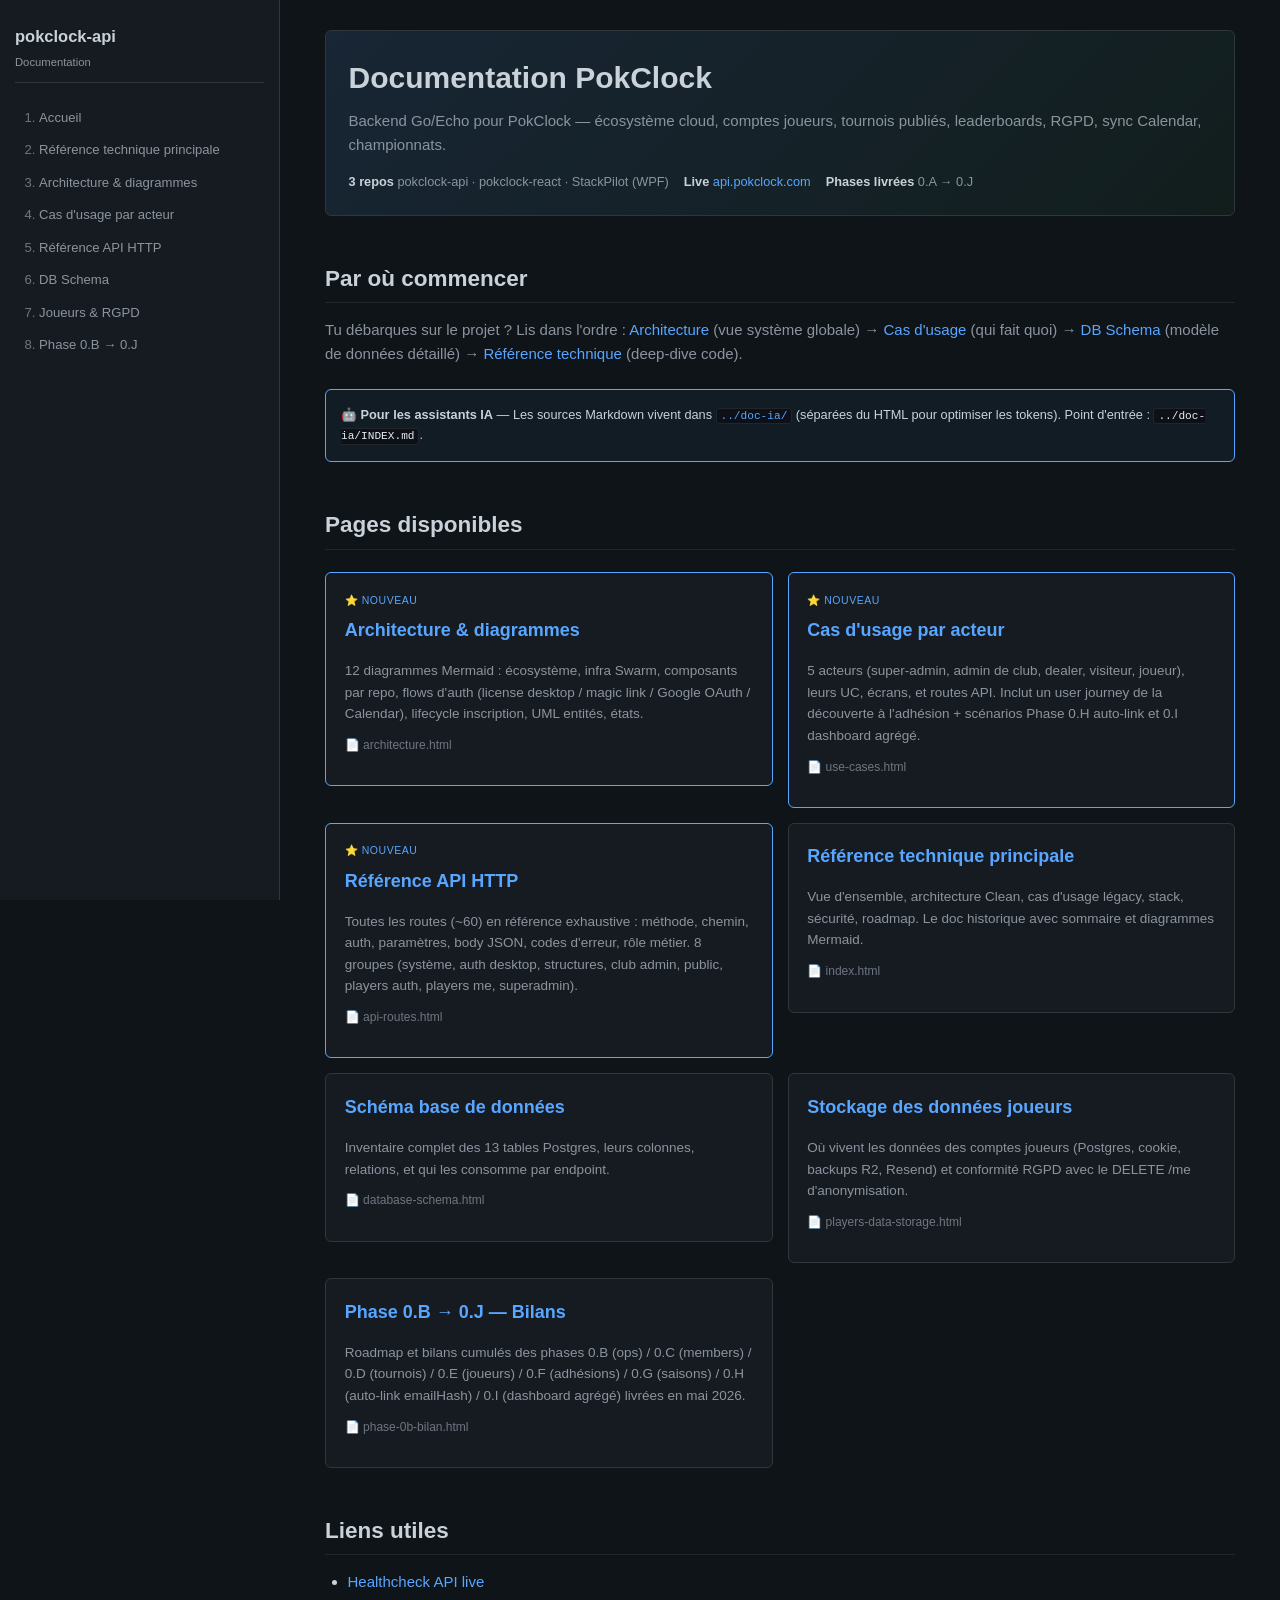
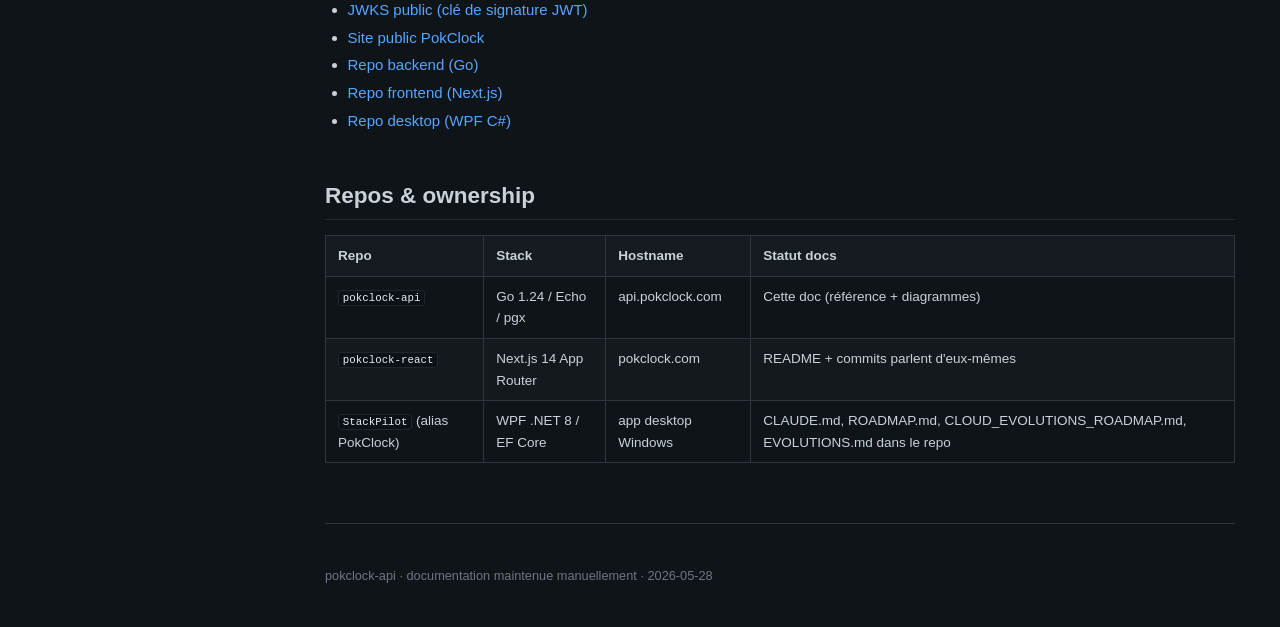
<file: docs/docs.html>
<!DOCTYPE html>
<html lang="fr">
<head>
<meta charset="UTF-8">
<meta name="viewport" content="width=device-width, initial-scale=1.0">
<title>Documentation — pokclock-api</title>
<link rel="stylesheet" href="style.css">
</head>
<body>
<div class="layout">
<aside>
  <a href="docs.html" class="brand">pokclock-api
    <small>Documentation</small>
  </a>
  <nav>
    <ol>
      <li class="active"><a href="docs.html">Accueil</a></li>
      <li><a href="index.html">Référence technique principale</a></li>
      <li><a href="architecture.html">Architecture &amp; diagrammes</a></li>
      <li><a href="use-cases.html">Cas d'usage par acteur</a></li>
      <li><a href="api-routes.html">Référence API HTTP</a></li>
      <li><a href="database-schema.html">DB Schema</a></li>
      <li><a href="players-data-storage.html">Joueurs &amp; RGPD</a></li>
      <li><a href="phase-0b-bilan.html">Phase 0.B → 0.J</a></li>
    </ol>
  </nav>
</aside>
<main id="top">
<div class="banner">
  <h1>Documentation PokClock</h1>
  <p>Backend Go/Echo pour PokClock — écosystème cloud, comptes joueurs, tournois publiés, leaderboards, RGPD, sync Calendar, championnats.</p>
  <div class="meta">
    <span><strong>3 repos</strong> pokclock-api · pokclock-react · StackPilot (WPF)</span>
    <span><strong>Live</strong> <a href="https://api.pokclock.com/api/health">api.pokclock.com</a></span>
    <span><strong>Phases livrées</strong> 0.A → 0.J</span>
  </div>
</div>

<h2>Par où commencer</h2>
<p style="color:var(--fg-muted);">
Tu débarques sur le projet ? Lis dans l'ordre : <a href="architecture.html">Architecture</a> (vue système globale) → <a href="use-cases.html">Cas d'usage</a> (qui fait quoi) → <a href="database-schema.html">DB Schema</a> (modèle de données détaillé) → <a href="index.html">Référence technique</a> (deep-dive code).
</p>

<div style="margin-top:1.5rem;padding:1rem;border:1px solid var(--accent);border-radius:var(--radius);background:rgba(88,166,255,0.05);">
  <p style="margin:0;font-size:0.85rem;">
    <strong>🤖 Pour les assistants IA</strong> — Les sources Markdown vivent dans <code><a href="../doc-ia/">../doc-ia/</a></code> (séparées du HTML pour optimiser les tokens). Point d'entrée : <a href="../doc-ia/INDEX.md"><code>../doc-ia/INDEX.md</code></a>.
  </p>
</div>

<h2>Pages disponibles</h2>

<div style="display:grid;grid-template-columns:repeat(auto-fit,minmax(300px,1fr));gap:1rem;margin-top:1.5rem;">

  <a href="architecture.html" style="text-decoration:none;color:inherit;">
    <div style="border:1px solid var(--accent);border-radius:var(--radius);padding:1.25rem;background:var(--bg-elev);">
      <p style="margin:0;font-size:0.7rem;color:var(--accent);text-transform:uppercase;letter-spacing:0.05em;">⭐ Nouveau</p>
      <h3 style="margin-top:0.5rem;color:var(--accent);">Architecture &amp; diagrammes</h3>
      <p style="color:var(--fg-muted);font-size:0.9rem;">12 diagrammes Mermaid : écosystème, infra Swarm, composants par repo, flows d'auth (license desktop / magic link / Google OAuth / Calendar), lifecycle inscription, UML entités, états.</p>
      <p style="font-size:0.8rem;color:var(--fg-dim);">📄 architecture.html</p>
    </div>
  </a>

  <a href="use-cases.html" style="text-decoration:none;color:inherit;">
    <div style="border:1px solid var(--accent);border-radius:var(--radius);padding:1.25rem;background:var(--bg-elev);">
      <p style="margin:0;font-size:0.7rem;color:var(--accent);text-transform:uppercase;letter-spacing:0.05em;">⭐ Nouveau</p>
      <h3 style="margin-top:0.5rem;color:var(--accent);">Cas d'usage par acteur</h3>
      <p style="color:var(--fg-muted);font-size:0.9rem;">5 acteurs (super-admin, admin de club, dealer, visiteur, joueur), leurs UC, écrans, et routes API. Inclut un user journey de la découverte à l'adhésion + scénarios Phase 0.H auto-link et 0.I dashboard agrégé.</p>
      <p style="font-size:0.8rem;color:var(--fg-dim);">📄 use-cases.html</p>
    </div>
  </a>

  <a href="api-routes.html" style="text-decoration:none;color:inherit;">
    <div style="border:1px solid var(--accent);border-radius:var(--radius);padding:1.25rem;background:var(--bg-elev);">
      <p style="margin:0;font-size:0.7rem;color:var(--accent);text-transform:uppercase;letter-spacing:0.05em;">⭐ Nouveau</p>
      <h3 style="margin-top:0.5rem;color:var(--accent);">Référence API HTTP</h3>
      <p style="color:var(--fg-muted);font-size:0.9rem;">Toutes les routes (~60) en référence exhaustive : méthode, chemin, auth, paramètres, body JSON, codes d'erreur, rôle métier. 8 groupes (système, auth desktop, structures, club admin, public, players auth, players me, superadmin).</p>
      <p style="font-size:0.8rem;color:var(--fg-dim);">📄 api-routes.html</p>
    </div>
  </a>

  <a href="index.html" style="text-decoration:none;color:inherit;">
    <div style="border:1px solid var(--border);border-radius:var(--radius);padding:1.25rem;background:var(--bg-elev);">
      <h3 style="margin-top:0;color:var(--accent);">Référence technique principale</h3>
      <p style="color:var(--fg-muted);font-size:0.9rem;">Vue d'ensemble, architecture Clean, cas d'usage légacy, stack, sécurité, roadmap. Le doc historique avec sommaire et diagrammes Mermaid.</p>
      <p style="font-size:0.8rem;color:var(--fg-dim);">📄 index.html</p>
    </div>
  </a>

  <a href="database-schema.html" style="text-decoration:none;color:inherit;">
    <div style="border:1px solid var(--border);border-radius:var(--radius);padding:1.25rem;background:var(--bg-elev);">
      <h3 style="margin-top:0;color:var(--accent);">Schéma base de données</h3>
      <p style="color:var(--fg-muted);font-size:0.9rem;">Inventaire complet des 13 tables Postgres, leurs colonnes, relations, et qui les consomme par endpoint.</p>
      <p style="font-size:0.8rem;color:var(--fg-dim);">📄 database-schema.html</p>
    </div>
  </a>

  <a href="players-data-storage.html" style="text-decoration:none;color:inherit;">
    <div style="border:1px solid var(--border);border-radius:var(--radius);padding:1.25rem;background:var(--bg-elev);">
      <h3 style="margin-top:0;color:var(--accent);">Stockage des données joueurs</h3>
      <p style="color:var(--fg-muted);font-size:0.9rem;">Où vivent les données des comptes joueurs (Postgres, cookie, backups R2, Resend) et conformité RGPD avec le DELETE /me d'anonymisation.</p>
      <p style="font-size:0.8rem;color:var(--fg-dim);">📄 players-data-storage.html</p>
    </div>
  </a>

  <a href="phase-0b-bilan.html" style="text-decoration:none;color:inherit;">
    <div style="border:1px solid var(--border);border-radius:var(--radius);padding:1.25rem;background:var(--bg-elev);">
      <h3 style="margin-top:0;color:var(--accent);">Phase 0.B → 0.J — Bilans</h3>
      <p style="color:var(--fg-muted);font-size:0.9rem;">Roadmap et bilans cumulés des phases 0.B (ops) / 0.C (members) / 0.D (tournois) / 0.E (joueurs) / 0.F (adhésions) / 0.G (saisons) / 0.H (auto-link emailHash) / 0.I (dashboard agrégé) livrées en mai 2026.</p>
      <p style="font-size:0.8rem;color:var(--fg-dim);">📄 phase-0b-bilan.html</p>
    </div>
  </a>

</div>

<h2 style="margin-top:3rem;">Liens utiles</h2>
<ul>
  <li><a href="https://api.pokclock.com/api/health">Healthcheck API live</a></li>
  <li><a href="https://api.pokclock.com/.well-known/jwks.json">JWKS public (clé de signature JWT)</a></li>
  <li><a href="https://pokclock.com">Site public PokClock</a></li>
  <li><a href="https://github.com/cedricleblond35/pokclock-api">Repo backend (Go)</a></li>
  <li><a href="https://github.com/cedricleblond35/pokclock-react">Repo frontend (Next.js)</a></li>
  <li><a href="https://github.com/cedricleblond35/PokClock">Repo desktop (WPF C#)</a></li>
</ul>

<h2 style="margin-top:3rem;">Repos &amp; ownership</h2>
<table>
  <thead><tr><th>Repo</th><th>Stack</th><th>Hostname</th><th>Statut docs</th></tr></thead>
  <tbody>
    <tr><td><code>pokclock-api</code></td><td>Go 1.24 / Echo / pgx</td><td>api.pokclock.com</td><td>Cette doc (référence + diagrammes)</td></tr>
    <tr><td><code>pokclock-react</code></td><td>Next.js 14 App Router</td><td>pokclock.com</td><td>README + commits parlent d'eux-mêmes</td></tr>
    <tr><td><code>StackPilot</code> (alias PokClock)</td><td>WPF .NET 8 / EF Core</td><td>app desktop Windows</td><td>CLAUDE.md, ROADMAP.md, CLOUD_EVOLUTIONS_ROADMAP.md, EVOLUTIONS.md dans le repo</td></tr>
  </tbody>
</table>

<footer style="margin-top:4rem;padding-top:2rem;border-top:1px solid var(--border);color:var(--fg-dim);font-size:0.85rem;">
  <p>pokclock-api · documentation maintenue manuellement · 2026-05-28</p>
</footer>
</main>
</div>
</body>
</html>
</file>
<file: docs/style.css>
:root {
  --bg: #0f1419;
  --bg-elev: #161b22;
  --bg-code: #0d1117;
  --fg: #c9d1d9;
  --fg-muted: #8b949e;
  --fg-dim: #6e7681;
  --accent: #58a6ff;
  --accent-soft: rgba(88, 166, 255, 0.15);
  --success: #3fb950;
  --warning: #d29922;
  --danger: #f85149;
  --border: #30363d;
  --border-soft: #21262d;
  --sidebar-w: 280px;
  --content-max: 960px;
  --radius: 6px;
  --font-mono: ui-monospace, SFMono-Regular, "SF Mono", Menlo, Consolas, "Liberation Mono", monospace;
  --font-sans: -apple-system, BlinkMacSystemFont, "Segoe UI", Helvetica, Arial, sans-serif;
}

* { box-sizing: border-box; }

html, body {
  margin: 0;
  padding: 0;
  background: var(--bg);
  color: var(--fg);
  font-family: var(--font-sans);
  font-size: 15px;
  line-height: 1.6;
  scroll-behavior: smooth;
}

/* Layout */
.layout {
  display: flex;
  min-height: 100vh;
}

aside {
  width: var(--sidebar-w);
  background: var(--bg-elev);
  border-right: 1px solid var(--border);
  position: fixed;
  top: 0;
  left: 0;
  bottom: 0;
  overflow-y: auto;
  padding: 1.5rem 1rem;
}

main {
  margin-left: var(--sidebar-w);
  padding: 2rem 3rem;
  max-width: calc(var(--content-max) + 6rem);
  width: 100%;
}

@media (max-width: 768px) {
  aside { position: relative; width: 100%; height: auto; }
  main { margin-left: 0; padding: 1rem; }
  .layout { flex-direction: column; }
}

/* Sidebar */
.brand {
  font-weight: 700;
  font-size: 1.1rem;
  color: var(--fg);
  text-decoration: none;
  display: block;
  margin-bottom: 1.25rem;
  padding-bottom: 0.75rem;
  border-bottom: 1px solid var(--border);
}
.brand small {
  display: block;
  color: var(--fg-muted);
  font-size: 0.75rem;
  font-weight: 400;
  margin-top: 0.25rem;
}

nav ol {
  list-style: none;
  padding: 0;
  margin: 0;
  counter-reset: section;
}
nav li { margin: 0; padding: 0; counter-increment: section; }
nav a {
  display: block;
  padding: 0.35rem 0.5rem;
  color: var(--fg-muted);
  text-decoration: none;
  font-size: 0.875rem;
  border-radius: var(--radius);
  border-left: 2px solid transparent;
  margin-bottom: 1px;
}
nav a::before {
  content: counter(section) ". ";
  color: var(--fg-dim);
  font-variant-numeric: tabular-nums;
}
nav a:hover {
  background: var(--accent-soft);
  color: var(--fg);
}
nav a.active {
  color: var(--accent);
  background: var(--accent-soft);
  border-left-color: var(--accent);
}

.search-box {
  width: 100%;
  background: var(--bg);
  border: 1px solid var(--border);
  color: var(--fg);
  border-radius: var(--radius);
  padding: 0.5rem 0.75rem;
  font-size: 0.875rem;
  margin-bottom: 1rem;
  font-family: var(--font-sans);
}
.search-box::placeholder { color: var(--fg-dim); }
.search-box:focus { outline: 1px solid var(--accent); border-color: var(--accent); }

/* Content */
h1, h2, h3, h4 { color: var(--fg); font-weight: 600; margin-top: 2rem; margin-bottom: 1rem; }
h1 { font-size: 2rem; border-bottom: 1px solid var(--border); padding-bottom: 0.5rem; margin-top: 0; }
h2 { font-size: 1.5rem; border-bottom: 1px solid var(--border-soft); padding-bottom: 0.35rem; margin-top: 3rem; }
h3 { font-size: 1.2rem; margin-top: 2rem; }
h4 { font-size: 1rem; color: var(--fg-muted); }

p, ul, ol { margin: 0.75rem 0; }
ul, ol { padding-left: 1.5rem; }
li { margin: 0.25rem 0; }

a { color: var(--accent); text-decoration: none; }
a:hover { text-decoration: underline; }

code {
  font-family: var(--font-mono);
  font-size: 0.875em;
  background: var(--bg-code);
  border: 1px solid var(--border-soft);
  border-radius: 3px;
  padding: 0.1em 0.35em;
  color: #e6edf3;
}

pre {
  background: var(--bg-code);
  border: 1px solid var(--border);
  border-radius: var(--radius);
  padding: 1rem;
  overflow-x: auto;
  position: relative;
  margin: 1rem 0;
}
pre code {
  background: transparent;
  border: none;
  padding: 0;
  font-size: 0.85rem;
  line-height: 1.5;
}

.copy-btn {
  position: absolute;
  top: 8px;
  right: 8px;
  background: var(--bg-elev);
  color: var(--fg-muted);
  border: 1px solid var(--border);
  border-radius: 4px;
  padding: 4px 8px;
  font-size: 0.75rem;
  cursor: pointer;
  opacity: 0;
  transition: opacity 0.15s;
  font-family: var(--font-sans);
}
pre:hover .copy-btn { opacity: 1; }
.copy-btn:hover { color: var(--fg); border-color: var(--accent); }
.copy-btn.copied { color: var(--success); border-color: var(--success); }

/* Mermaid */
.mermaid {
  background: var(--bg-code);
  border: 1px solid var(--border);
  border-radius: var(--radius);
  padding: 1rem;
  margin: 1rem 0;
  text-align: center;
  /* Permet de scroller horizontalement si le diagramme est plus large que
     le conteneur (les flowchart LR avec beaucoup de noeuds par ex). */
  overflow-x: auto;
  overflow-y: hidden;
}
.mermaid svg {
  /* Conserve une lisibilité minimale même quand le diagramme est large.
     Sans ce min-width, mermaid compresse aggressivement et les labels
     deviennent illisibles. */
  min-width: 600px;
  height: auto !important;
}
.mermaid:hover {
  border-color: var(--accent);
  box-shadow: 0 0 0 1px var(--accent-soft);
}

/* Modale zoom diagramme */
#mermaid-zoom-overlay {
  position: fixed;
  inset: 0;
  background: rgba(0, 0, 0, 0.92);
  z-index: 9999;
  display: none;
  flex-direction: column;
}
#mermaid-zoom-overlay.mz-open { display: flex; }

#mermaid-zoom-overlay .mz-toolbar {
  display: flex;
  justify-content: flex-end;
  gap: 0.5rem;
  padding: 0.75rem 1rem;
  background: var(--bg-elev);
  border-bottom: 1px solid var(--border);
}
#mermaid-zoom-overlay .mz-btn {
  background: var(--bg);
  color: var(--fg);
  border: 1px solid var(--border);
  border-radius: var(--radius);
  padding: 0.4rem 0.8rem;
  font-size: 1rem;
  cursor: pointer;
  font-family: var(--font-mono);
  min-width: 2.5rem;
}
#mermaid-zoom-overlay .mz-btn:hover {
  background: var(--bg-elev);
  border-color: var(--accent);
  color: var(--accent);
}
#mermaid-zoom-overlay .mz-close { color: var(--danger); }

#mermaid-zoom-overlay .mz-stage {
  flex: 1;
  display: flex;
  align-items: center;
  justify-content: center;
  overflow: hidden;
  position: relative;
}
#mermaid-zoom-overlay .mz-stage svg {
  width: 100%;
  height: 100%;
  display: block;
}

#mermaid-zoom-overlay .mz-hint {
  position: absolute;
  bottom: 1rem;
  left: 50%;
  transform: translateX(-50%);
  color: var(--fg-muted);
  font-size: 0.85rem;
  background: var(--bg-elev);
  padding: 0.4rem 0.9rem;
  border-radius: 20px;
  border: 1px solid var(--border);
  pointer-events: none;
}

/* Tables */
table {
  width: 100%;
  border-collapse: collapse;
  margin: 1rem 0;
  font-size: 0.9rem;
}
th, td {
  border: 1px solid var(--border);
  padding: 0.6rem 0.8rem;
  text-align: left;
  vertical-align: top;
}
th {
  background: var(--bg-elev);
  font-weight: 600;
  color: var(--fg);
}
td code { font-size: 0.8em; }
tbody tr:nth-child(even) td { background: rgba(255, 255, 255, 0.02); }

/* Callouts */
.callout {
  border-left: 3px solid var(--accent);
  background: var(--accent-soft);
  padding: 0.75rem 1rem;
  margin: 1rem 0;
  border-radius: 0 var(--radius) var(--radius) 0;
}
.callout-warn  { border-left-color: var(--warning); background: rgba(210, 153, 34, 0.12); }
.callout-danger { border-left-color: var(--danger); background: rgba(248, 81, 73, 0.12); }
.callout-success { border-left-color: var(--success); background: rgba(63, 185, 80, 0.12); }
.callout strong { color: var(--fg); }
.callout :first-child { margin-top: 0; }
.callout :last-child { margin-bottom: 0; }

/* Tags / pills */
.tag {
  display: inline-block;
  background: var(--bg-elev);
  border: 1px solid var(--border);
  color: var(--fg-muted);
  padding: 1px 8px;
  font-size: 0.75rem;
  border-radius: 999px;
  margin-right: 4px;
  font-family: var(--font-mono);
}
.tag-ok { color: var(--success); border-color: var(--success); }
.tag-todo { color: var(--warning); border-color: var(--warning); }
.tag-later { color: var(--fg-dim); }

/* Use case card */
.uc {
  border: 1px solid var(--border);
  border-radius: var(--radius);
  padding: 1rem 1.25rem;
  margin: 1.25rem 0;
  background: var(--bg-elev);
}
.uc h3 { margin-top: 0; }
.uc .meta {
  display: flex;
  gap: 1.5rem;
  font-size: 0.85rem;
  color: var(--fg-muted);
  margin: 0.5rem 0 1rem;
  flex-wrap: wrap;
}
.uc .meta span strong { color: var(--fg); }

/* Pattern card */
.pattern {
  border: 1px solid var(--border);
  border-radius: var(--radius);
  padding: 0.75rem 1rem;
  margin: 0.75rem 0;
  background: var(--bg-elev);
}
.pattern .name {
  font-weight: 600;
  color: var(--accent);
  margin-bottom: 0.25rem;
}
.pattern .where {
  font-size: 0.85rem;
  color: var(--fg-muted);
  font-family: var(--font-mono);
}

/* Command card */
.cmd {
  border: 1px solid var(--border);
  border-radius: var(--radius);
  margin: 1rem 0;
  overflow: hidden;
}
.cmd-header {
  background: var(--bg-elev);
  padding: 0.6rem 1rem;
  border-bottom: 1px solid var(--border);
  display: flex;
  justify-content: space-between;
  align-items: center;
  font-size: 0.9rem;
}
.cmd-header strong { color: var(--fg); }
.cmd-header .ctx { color: var(--fg-muted); font-size: 0.8rem; }
.cmd-body { padding: 0.5rem 1rem 1rem; }
.cmd-body pre { margin-top: 0.5rem; }
.cmd-why {
  font-size: 0.85rem;
  color: var(--fg-muted);
  margin: 0.5rem 0;
}
.cmd-out {
  background: var(--bg-code);
  border: 1px dashed var(--border);
  border-radius: 4px;
  padding: 0.5rem 0.75rem;
  margin-top: 0.5rem;
  font-family: var(--font-mono);
  font-size: 0.8rem;
  color: var(--success);
  white-space: pre-wrap;
}

/* Header banner */
.banner {
  background: linear-gradient(135deg, rgba(88,166,255,0.12), rgba(63,185,80,0.06));
  border: 1px solid var(--border);
  border-radius: var(--radius);
  padding: 1.5rem;
  margin-bottom: 2rem;
}
.banner h1 { margin: 0; border: 0; padding: 0; }
.banner p { color: var(--fg-muted); margin: 0.5rem 0 0; }
.banner .meta {
  display: flex;
  gap: 1rem;
  margin-top: 1rem;
  font-size: 0.85rem;
  flex-wrap: wrap;
}
.banner .meta span { color: var(--fg-muted); }
.banner .meta strong { color: var(--fg); }

/* Doc updated bar */
.doc-meta {
  font-size: 0.8rem;
  color: var(--fg-dim);
  padding-top: 2rem;
  border-top: 1px solid var(--border-soft);
  margin-top: 4rem;
}

/* Hidden / search filtered */
.hidden { display: none !important; }

/* TOC mini */
.toc-mini {
  font-size: 0.85rem;
  background: var(--bg-elev);
  border: 1px solid var(--border);
  border-radius: var(--radius);
  padding: 0.75rem 1rem;
  margin: 1rem 0;
}
.toc-mini ul { margin: 0.25rem 0 0; padding-left: 1.25rem; }
.toc-mini strong { color: var(--fg-muted); }

/* Colored inline highlights for semantic emphasis */
.hl-blue   { color: #58a6ff; font-weight: 500; }
.hl-green  { color: #3fb950; font-weight: 500; }
.hl-red    { color: #f85149; font-weight: 500; }
.hl-orange { color: #d29922; font-weight: 500; }
.hl-purple { color: #a78bfa; font-weight: 500; }

/* HTTP method pills */
.http-get    { background:#1f6feb; color:#fff; padding:1px 6px; border-radius:3px; font-family:var(--font-mono); font-size:0.75em; font-weight:600; letter-spacing:0.5px; }
.http-post   { background:#3fb950; color:#000; padding:1px 6px; border-radius:3px; font-family:var(--font-mono); font-size:0.75em; font-weight:600; letter-spacing:0.5px; }
.http-patch  { background:#d29922; color:#000; padding:1px 6px; border-radius:3px; font-family:var(--font-mono); font-size:0.75em; font-weight:600; letter-spacing:0.5px; }
.http-delete { background:#f85149; color:#fff; padding:1px 6px; border-radius:3px; font-family:var(--font-mono); font-size:0.75em; font-weight:600; letter-spacing:0.5px; }

/* HTTP status pills */
.s2xx { background:#3fb950; color:#000; padding:1px 6px; border-radius:3px; font-family:var(--font-mono); font-size:0.75em; font-weight:600; }
.s4xx { background:#d29922; color:#000; padding:1px 6px; border-radius:3px; font-family:var(--font-mono); font-size:0.75em; font-weight:600; }
.s5xx { background:#f85149; color:#fff; padding:1px 6px; border-radius:3px; font-family:var(--font-mono); font-size:0.75em; font-weight:600; }

/* Path / endpoint highlight */
.path { color:#79c0ff; font-family:var(--font-mono); }
.env-var { color:#ffa657; font-family:var(--font-mono); font-size:0.9em; }
.secret { color:#f85149; font-family:var(--font-mono); font-size:0.9em; }

/* Roadmap timeline */
.timeline {
  border-left: 2px solid var(--border);
  padding-left: 1.5rem;
  margin: 1rem 0 1rem 0.5rem;
}
.timeline-item {
  position: relative;
  padding-bottom: 1.5rem;
}
.timeline-item::before {
  content: '';
  position: absolute;
  left: -2rem;
  top: 0.3rem;
  width: 12px;
  height: 12px;
  border-radius: 50%;
  background: var(--bg);
  border: 2px solid var(--accent);
}
.timeline-item.done::before { background: var(--success); border-color: var(--success); }
.timeline-item.todo::before { background: var(--bg); border-color: var(--warning); }
.timeline-item h4 { margin: 0; }
.timeline-item .date { color: var(--fg-dim); font-size: 0.8rem; font-family: var(--font-mono); }
</file>
